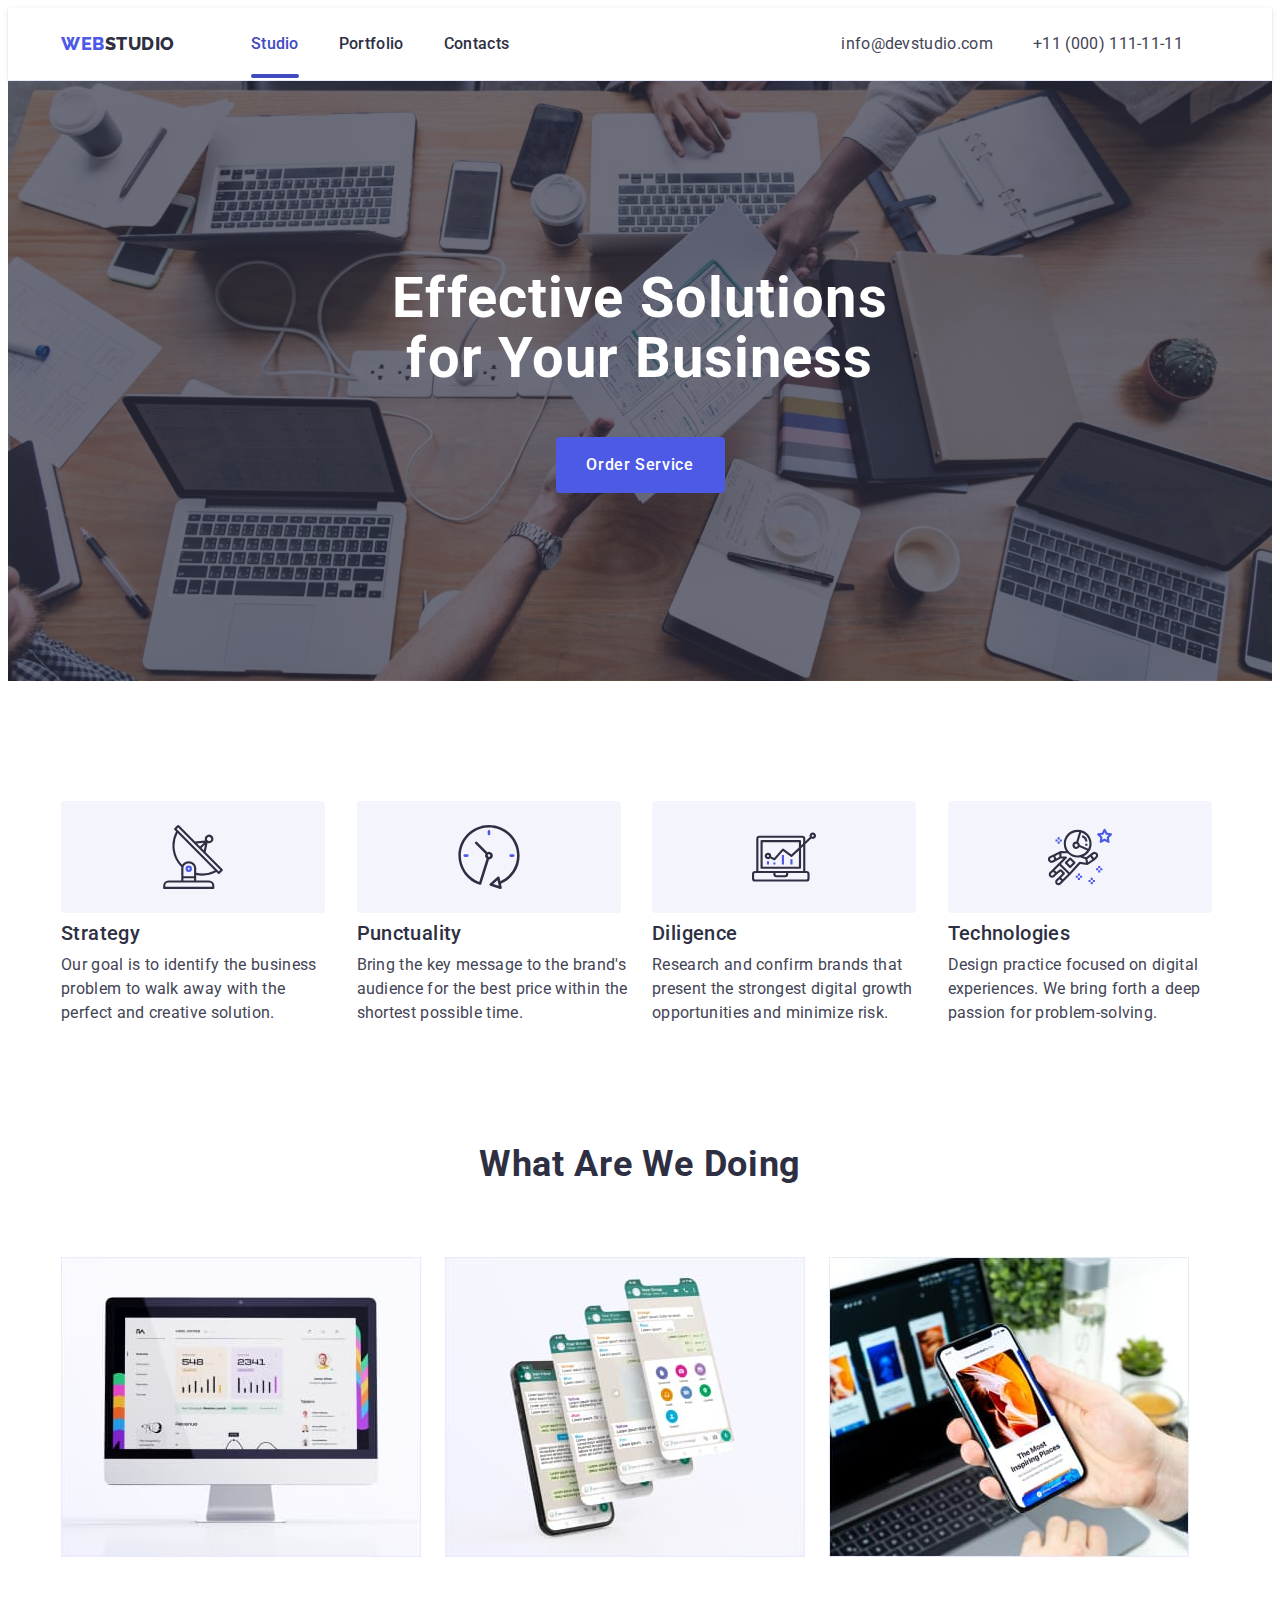
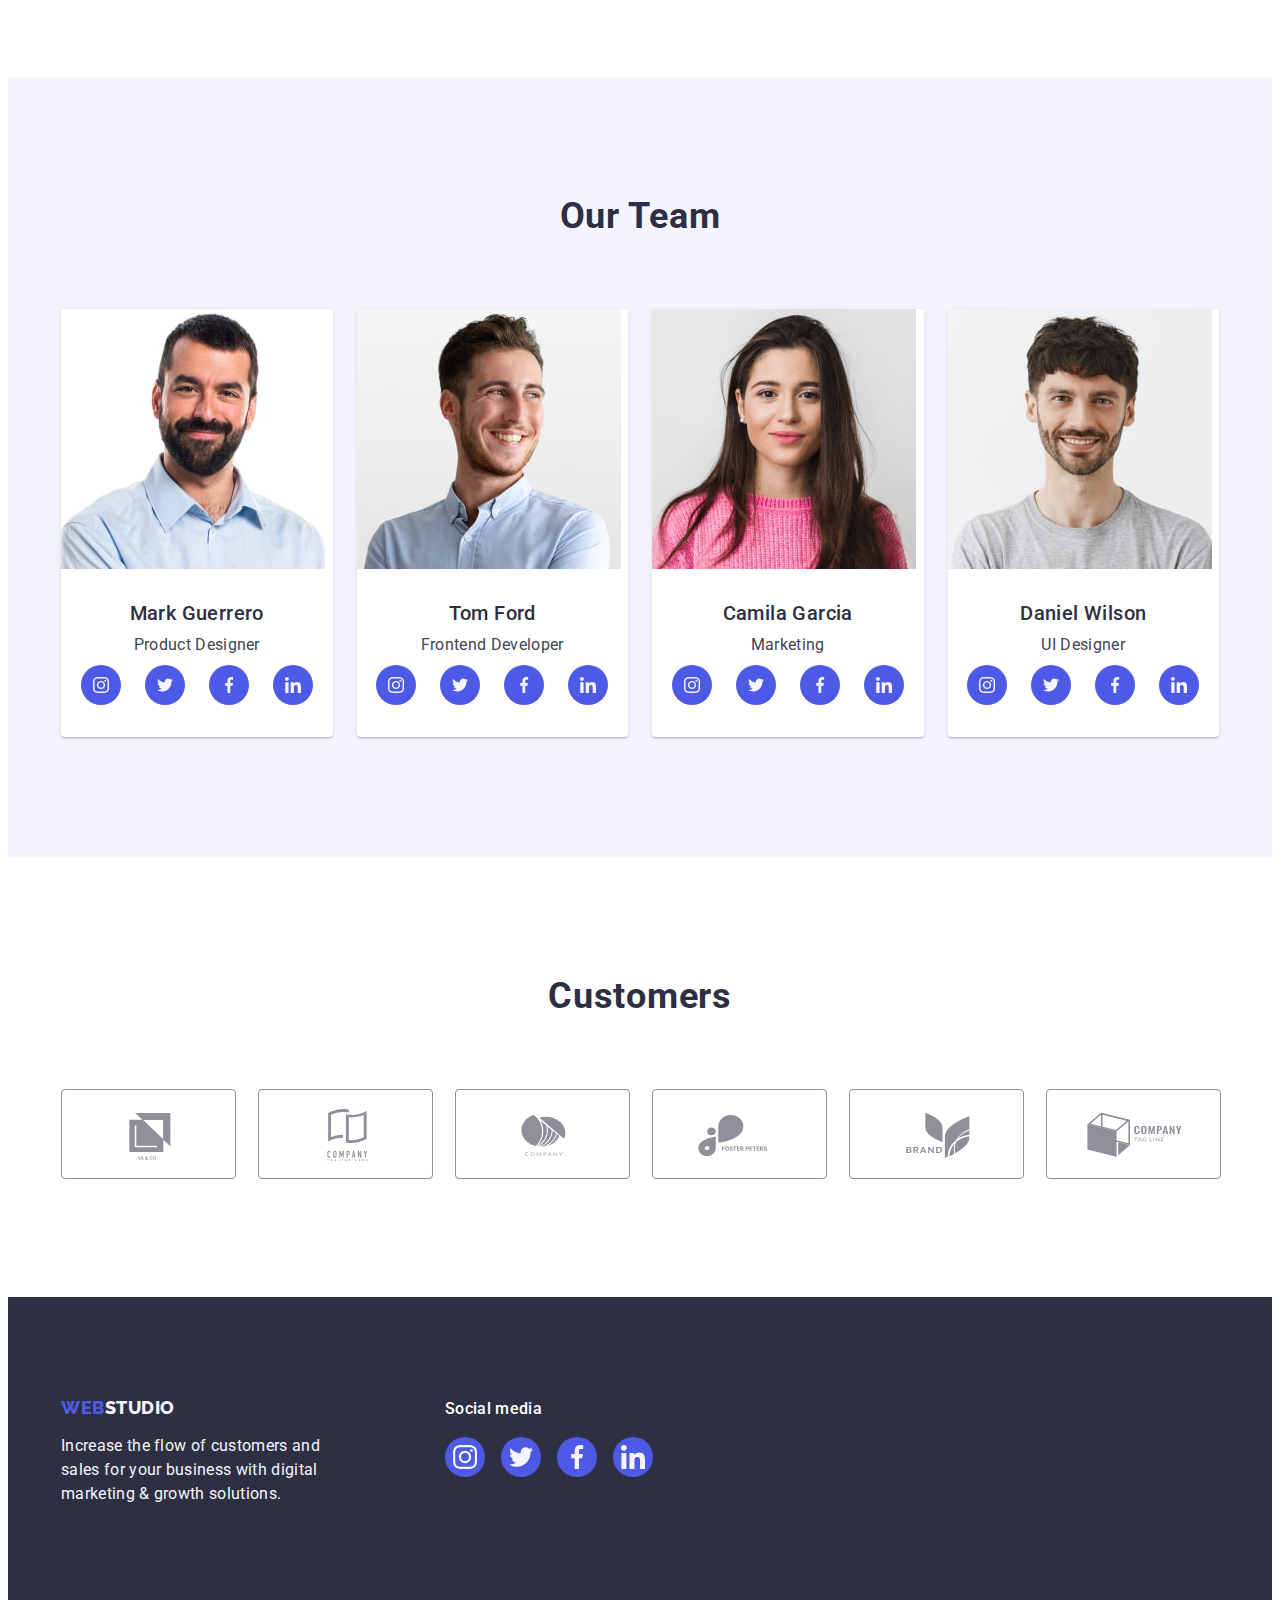
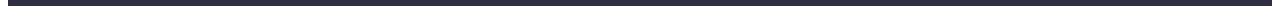
<file: index.html>
<!DOCTYPE html>
<html lang="en">
  <head>
    <meta charset="UTF-8" />
    <meta http-equiv="X-UA-Compatible" content="IE=edge" />
    <meta name="viewport" content="width=device-width, initial-scale=1.0" />
    <link rel="preconnect" href="https://fonts.googleapis.com" />
    <link rel="preconnect" href="https://fonts.gstatic.com" crossorigin />
    <link
      href="https://fonts.googleapis.com/css2?family=Raleway:wght@800&family=Roboto:wght@400;500;700;900&display=swap"
      rel="stylesheet"
    />
    <link
      rel="stylesheet"
      href="https://cdnjs.cloudflare.com/ajax/libs/modern-normalize/2.0.0/modern-normalize.min.css"
      integrity="sha512-4xo8blKMVCiXpTaLzQSLSw3KFOVPWhm/TRtuPVc4WG6kUgjH6J03IBuG7JZPkcWMxJ5huwaBpOpnwYElP/m6wg=="
      crossorigin="anonymous"
      referrerpolicy="no-referrer"
    />
    <link rel="stylesheet" href="./css/styles.css" />
    <title>Web Studio</title>
  </head>
  <body>
    <header class="header">
      <div class="container header-container">
        <nav class="header-nav">
          <a href="./index.html" class="logo-web-head link"
            >Web<span class="logo-studio-head">Studio</span></a
          >
          <ul class="header-menu list">
            <li>
              <a class="nav-link link emphasis" href="./index.html">Studio</a>
            </li>
            <li>
              <a class="nav-link link" href="./portfolio.html">Portfolio</a>
            </li>
            <li><a class="nav-link link" href="">Contacts</a></li>
          </ul>
        </nav>
        <address class="header-address">
          <ul class="header-contacts list">
            <li>
              <a class="address-link link" href="mailto:info@devstudio.com"
                >info@devstudio.com</a
              >
            </li>
            <li>
              <a class="address-link link" href="tel:+110001111111"
                >+11 (000) 111-11-11</a
              >
            </li>
          </ul>
        </address>
      </div>
    </header>
    <main>
      <section class="section-one">
        <div class="container">
          <h1 class="first-tittle first-tittle-container">
            Effective Solutions for Your Business
          </h1>
          <button
            type="button"
            class="btn-order btn-order-container"
            data-modal-open
          >
            Order Service
          </button>
        </div>
      </section>
      <section class="section-two">
        <div class="container">
          <h2 class="visually-hidden">Advantages</h2>
          <ul class="advantages-section list">
            <li class="advantages-section-item">
              <div class="advantages-block">
                <svg class="advantages-section-icon" width="64" height="64">
                  <use href="./images/icons.svg#icon-antenna-1"></use>
                </svg>
              </div>
              <h3 class="advantages-tittle">Strategy</h3>
              <p class="advantages-text">
                Our goal is to identify the business problem to walk away with
                the perfect and creative solution.
              </p>
            </li>
            <li class="advantages-section-item">
              <div class="advantages-block">
                <svg class="advantages-section-icon" width="64" height="64">
                  <use href="./images/icons.svg#icon-clock-1"></use>
                </svg>
              </div>
              <h3 class="advantages-tittle">Punctuality</h3>
              <p class="advantages-text">
                Bring the key message to the brand's audience for the best price
                within the shortest possible time.
              </p>
            </li>
            <li class="advantages-section-item">
              <div class="advantages-block">
                <svg class="advantages-section-icon" width="64" height="64">
                  <use href="./images/icons.svg#icon-diagram-1"></use>
                </svg>
              </div>
              <h3 class="advantages-tittle">Diligence</h3>
              <p class="advantages-text">
                Research and confirm brands that present the strongest digital
                growth opportunities and minimize risk.
              </p>
            </li>
            <li class="advantages-section-item">
              <div class="advantages-block">
                <svg class="advantages-section-icon" width="64" height="64">
                  <use href="./images/icons.svg#icon-astronaut-1"></use>
                </svg>
              </div>
              <h3 class="advantages-tittle">Technologies</h3>
              <p class="advantages-text">
                Design practice focused on digital experiences. We bring forth a
                deep passion for problem-solving.
              </p>
            </li>
          </ul>
        </div>
      </section>
      <section class="section-three">
        <div class="container">
          <h2 class="second-tittle">What are we doing</h2>
          <ul class="section-three-list list">
            <li class="what-we-do-list">
              <img
                src="./images/dekstop-pc.jpg"
                alt="dekstop pc"
                width="360"
                height="300"
              />
            </li>
            <li class="what-we-do-list">
              <img
                src="./images/phone.jpg"
                alt="phone"
                width="360"
                height="300"
              />
            </li>
            <li class="what-we-do-list">
              <img
                src="./images/phone-laptop.jpg"
                alt="phone with laptop"
                width="360"
                height="300"
              />
            </li>
          </ul>
        </div>
      </section>
      <section class="section-four">
        <div class="container">
          <h2 class="second-tittle">Our Team</h2>
          <ul class="our-team-list list">
            <li class="team-card">
              <img
                src="./images/mark.jpg"
                alt="Mark Guerrero"
                width="264"
                height="260"
              />
              <div class="member-container">
                <h3 class="member-name">Mark Guerrero</h3>
                <p class="member-position">Product Designer</p>
                <ul class="member-link-list list">
                  <li class="member-link-item">
                    <a
                      class="member-link"
                      href="#"
                      target="_blank"
                      rel="noopener noreferrer"
                    >
                      <svg class="member-social-icon" width="16" height="16">
                        <use href="./images/icons.svg#icon-instagram-2"></use>
                      </svg>
                    </a>
                  </li>
                  <li class="member-link-item">
                    <a
                      class="member-link"
                      href="#"
                      target="_blank"
                      rel="noopener noreferrer"
                    >
                      <svg class="member-social-icon" width="16" height="16">
                        <use href="./images/icons.svg#icon-twitter-1"></use>
                      </svg>
                    </a>
                  </li>
                  <li class="member-link-item">
                    <a
                      class="member-link"
                      href="#"
                      target="_blank"
                      rel="noopener noreferrer"
                    >
                      <svg class="member-social-icon" width="16" height="16">
                        <use href="./images/icons.svg#icon-facebook-1"></use>
                      </svg>
                    </a>
                  </li>
                  <li class="member-link-item">
                    <a
                      class="member-link"
                      href="#"
                      target="_blank"
                      rel="noopener noreferrer"
                    >
                      <svg class="member-social-icon" width="16" height="16">
                        <use href="./images/icons.svg#icon-linkedin-1"></use>
                      </svg>
                    </a>
                  </li>
                </ul>
              </div>
            </li>
            <li class="team-card">
              <img
                src="./images/tom.jpg"
                alt="Tom Ford"
                width="264"
                height="260"
              />
              <div class="member-container">
                <h3 class="member-name">Tom Ford</h3>
                <p class="member-position">Frontend Developer</p>
                <ul class="member-link-list list">
                  <li class="member-link-item">
                    <a
                      class="member-link"
                      href="#"
                      target="_blank"
                      rel="noopener noreferrer"
                    >
                      <svg class="member-social-icon" width="16" height="16">
                        <use href="./images/icons.svg#icon-instagram-2"></use>
                      </svg>
                    </a>
                  </li>
                  <li class="member-link-item">
                    <a
                      class="member-link"
                      href="#"
                      target="_blank"
                      rel="noopener noreferrer"
                    >
                      <svg class="member-social-icon" width="16" height="16">
                        <use href="./images/icons.svg#icon-twitter-1"></use>
                      </svg>
                    </a>
                  </li>
                  <li class="member-link-item">
                    <a
                      class="member-link"
                      href="#"
                      target="_blank"
                      rel="noopener noreferrer"
                    >
                      <svg class="member-social-icon" width="16" height="16">
                        <use href="./images/icons.svg#icon-facebook-1"></use>
                      </svg>
                    </a>
                  </li>
                  <li class="member-link-item">
                    <a
                      class="member-link"
                      href="#"
                      target="_blank"
                      rel="noopener noreferrer"
                    >
                      <svg class="member-social-icon" width="16" height="16">
                        <use href="./images/icons.svg#icon-linkedin-1"></use>
                      </svg>
                    </a>
                  </li>
                </ul>
              </div>
            </li>
            <li class="team-card">
              <img
                src="./images/camila.jpg"
                alt="Camila Garcia"
                width="264"
                height="260"
              />
              <div class="member-container">
                <h3 class="member-name">Camila Garcia</h3>
                <p class="member-position">Marketing</p>
                <ul class="member-link-list list">
                  <li class="member-link-item">
                    <a
                      class="member-link"
                      href="#"
                      target="_blank"
                      rel="noopener noreferrer"
                    >
                      <svg class="member-social-icon" width="16" height="16">
                        <use href="./images/icons.svg#icon-instagram-2"></use>
                      </svg>
                    </a>
                  </li>
                  <li class="member-link-item">
                    <a
                      class="member-link"
                      href="#"
                      target="_blank"
                      rel="noopener noreferrer"
                    >
                      <svg class="member-social-icon" width="16" height="16">
                        <use href="./images/icons.svg#icon-twitter-1"></use>
                      </svg>
                    </a>
                  </li>
                  <li class="member-link-item">
                    <a
                      class="member-link"
                      href="#"
                      target="_blank"
                      rel="noopener noreferrer"
                    >
                      <svg class="member-social-icon" width="16" height="16">
                        <use href="./images/icons.svg#icon-facebook-1"></use>
                      </svg>
                    </a>
                  </li>
                  <li class="member-link-item">
                    <a
                      class="member-link"
                      href="#"
                      target="_blank"
                      rel="noopener noreferrer"
                    >
                      <svg class="member-social-icon" width="16" height="16">
                        <use href="./images/icons.svg#icon-linkedin-1"></use>
                      </svg>
                    </a>
                  </li>
                </ul>
              </div>
            </li>
            <li class="team-card">
              <img
                src="./images/daniel.jpg"
                alt="Daniel Wilson"
                width="264"
                height="260"
              />
              <div class="member-container">
                <h3 class="member-name">Daniel Wilson</h3>
                <p class="member-position">UI Designer</p>
                <ul class="member-link-list list">
                  <li class="member-link-item">
                    <a
                      class="member-link"
                      href
                      target="_blank"
                      rel="noopener noreferrer"
                    >
                      <svg class="member-social-icon" width="16" height="16">
                        <use href="./images/icons.svg#icon-instagram-2"></use>
                      </svg>
                    </a>
                  </li>
                  <li class="member-link-item">
                    <a
                      class="member-link"
                      href="#"
                      target="_blank"
                      rel="noopener noreferrer"
                    >
                      <svg class="member-social-icon" width="16" height="16">
                        <use href="./images/icons.svg#icon-twitter-1"></use>
                      </svg>
                    </a>
                  </li>
                  <li class="member-link-item">
                    <a
                      class="member-link"
                      href="#"
                      target="_blank"
                      rel="noopener noreferrer"
                    >
                      <svg class="member-social-icon" width="16" height="16">
                        <use href="./images/icons.svg#icon-facebook-1"></use>
                      </svg>
                    </a>
                  </li>
                  <li class="member-link-item">
                    <a
                      class="member-link"
                      href="#"
                      target="_blank"
                      rel="noopener noreferrer"
                    >
                      <svg class="member-social-icon" width="16" height="16">
                        <use href="./images/icons.svg#icon-linkedin-1"></use>
                      </svg>
                    </a>
                  </li>
                </ul>
              </div>
            </li>
          </ul>
        </div>
      </section>
      <section class="section-five">
        <div class="container customer-container">
          <h2 class="second-tittle">Customers</h2>
          <ul class="customer-list list">
            <li class="customer-item">
              <a
                class="customer-link"
                href
                target="_blank"
                rel="noopener noreferrer"
              >
                <svg class="customer-icons" width="104" height="56">
                  <use href="./images/icons.svg#icon-company-logo-1"></use>
                </svg>
              </a>
            </li>
            <li class="customer-item">
              <a
                class="customer-link"
                href
                target="_blank"
                rel="noopener noreferrer"
              >
                <svg class="customer-icons" width="104" height="56">
                  <use href="./images/icons.svg#icon-company-logo-2"></use>
                </svg>
              </a>
            </li>
            <li class="customer-item">
              <a
                class="customer-link"
                href
                target="_blank"
                rel="noopener noreferrer"
              >
                <svg class="customer-icons" width="104" height="56">
                  <use href="./images/icons.svg#icon-company-logo-3"></use>
                </svg>
              </a>
            </li>
            <li class="customer-item">
              <a
                class="customer-link"
                href
                target="_blank"
                rel="noopener noreferrer"
              >
                <svg class="customer-icons" width="104" height="56">
                  <use href="./images/icons.svg#icon-company-logo-4"></use>
                </svg>
              </a>
            </li>
            <li class="customer-item">
              <a
                class="customer-link"
                href
                target="_blank"
                rel="noopener noreferrer"
              >
                <svg class="customer-icons" width="104" height="56">
                  <use href="./images/icons.svg#icon-company-logo-5"></use>
                </svg>
              </a>
            </li>
            <li class="customer-item">
              <a
                class="customer-link"
                href
                target="_blank"
                rel="noopener noreferrer"
              >
                <svg class="customer-icons" width="104" height="56">
                  <use href="./images/icons.svg#icon-company-logo-6"></use>
                </svg>
              </a>
            </li>
          </ul>
        </div>
      </section>
    </main>
    <footer class="footer">
      <div class="container footer-container">
        <div class="footer-logo-container">
          <a href="./index.html" class="logo-web link"
            >Web<span class="logo-studio">Studio</span></a
          >
          <p class="footer-text">
            Increase the flow of customers and sales for your business with
            digital marketing & growth solutions.
          </p>
        </div>
        <div class="footer-social">
          <p class="footer-social-text">Social media</p>
          <ul class="footer-social-list list">
            <li class="footer-social-link">
              <a
                class="footer-link-icon"
                href="#"
                target="_blank"
                rel="noopener noreferrer"
              >
                <svg class="footer-icon" width="24" height="24">
                  <use href="./images/icons.svg#icon-instagram-2"></use>
                </svg>
              </a>
            </li>
            <li class="footer-social-link">
              <a
                class="footer-link-icon"
                href="#"
                target="_blank"
                rel="noopener noreferrer"
              >
                <svg class="footer-icon" width="24" height="24">
                  <use href="./images/icons.svg#icon-twitter-1"></use>
                </svg>
              </a>
            </li>
            <li class="footer-social-link">
              <a
                class="footer-link-icon"
                href="#"
                target="_blank"
                rel="noopener noreferrer"
              >
                <svg class="footer-icon" width="24" height="24">
                  <use href="./images/icons.svg#icon-facebook-1"></use>
                </svg>
              </a>
            </li>
            <li class="footer-social-link">
              <a
                class="footer-link-icon"
                href="#"
                target="_blank"
                rel="noopener noreferrer"
              >
                <svg class="footer-icon" width="24" height="24">
                  <use href="./images/icons.svg#icon-linkedin-1"></use>
                </svg>
              </a>
            </li>
          </ul>
        </div>
      </div>
    </footer>
    <div class="backdrop is-hidden" data-modal>
      <div class="modal">
        <button type="button" class="close-btn" data-modal-close>
          <svg class="close-btn-icon" width="8" height="8">
            <use href="./images/icons.svg#icon-close"></use>
          </svg>
        </button>
      </div>
    </div>
    <script src="./js/modal.js"></script>
  </body>
</html>
</file>
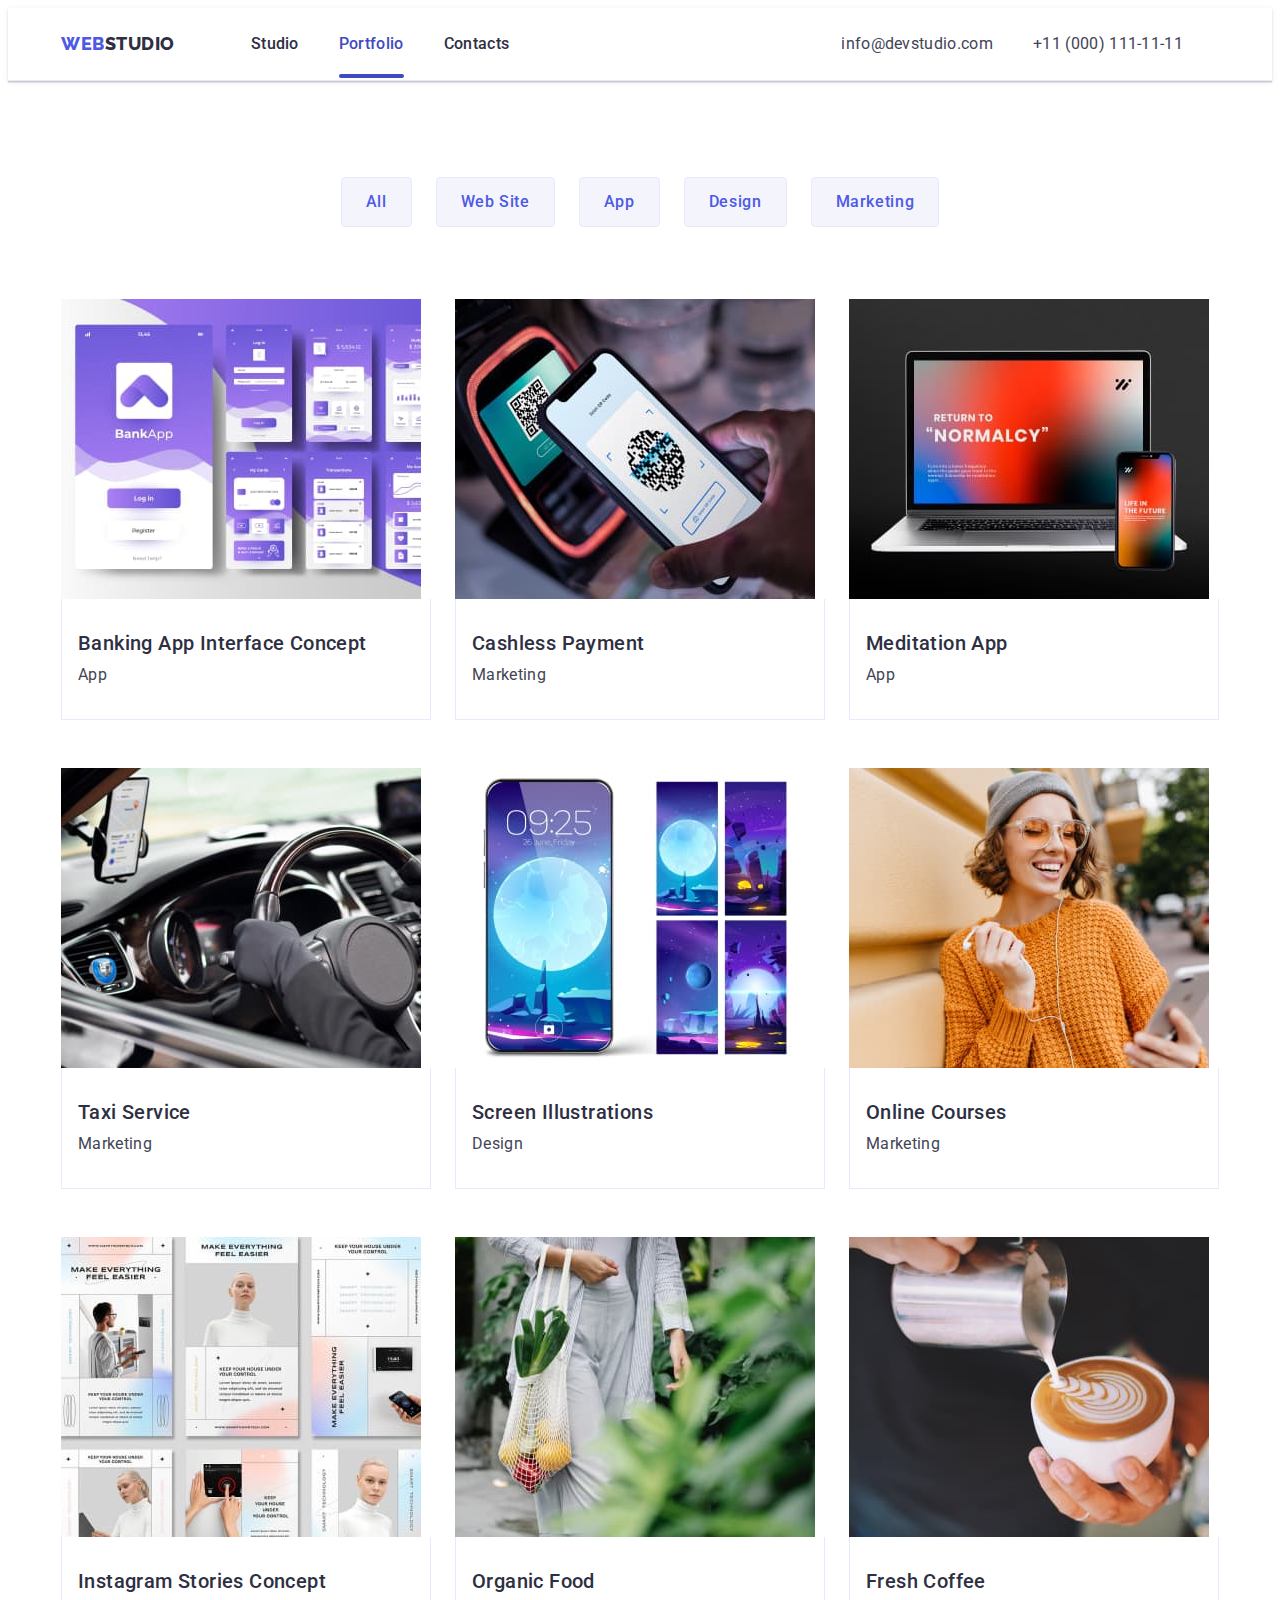
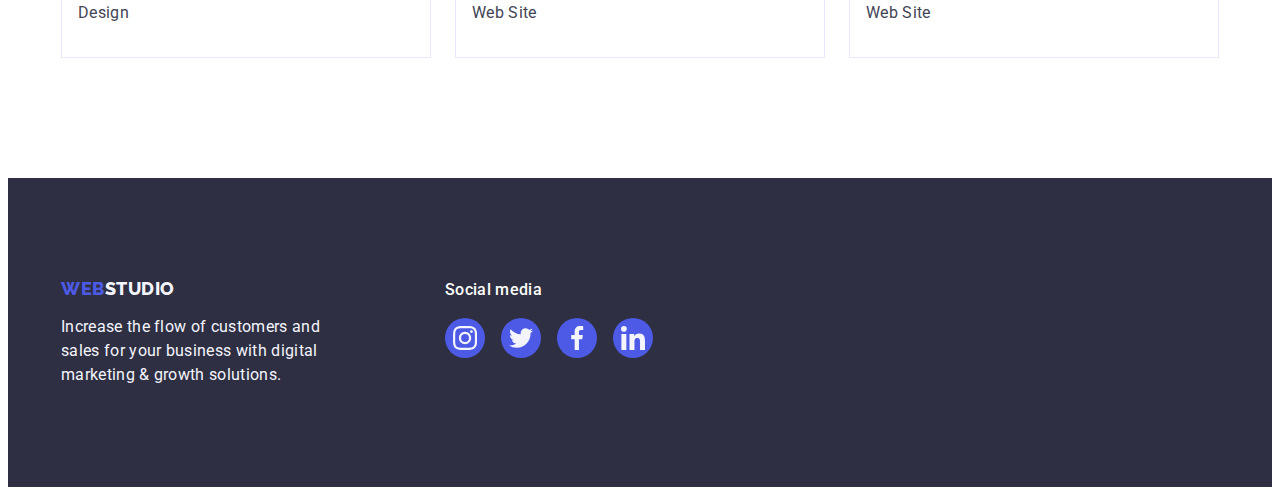
<file: portfolio.html>
<!DOCTYPE html>
<html lang="en">
  <head>
    <meta charset="UTF-8" />
    <meta http-equiv="X-UA-Compatible" content="IE=edge" />
    <meta name="viewport" content="width=device-width, initial-scale=1.0" />
    <link rel="preconnect" href="https://fonts.googleapis.com" />
    <link rel="preconnect" href="https://fonts.gstatic.com" crossorigin />
    <link
      href="https://fonts.googleapis.com/css2?family=Raleway:wght@800&family=Roboto:wght@400;500;700;900&display=swap"
      rel="stylesheet"
    />
    <link
      rel="stylesheet"
      href="https://cdnjs.cloudflare.com/ajax/libs/modern-normalize/2.0.0/modern-normalize.min.css"
      integrity="sha512-4xo8blKMVCiXpTaLzQSLSw3KFOVPWhm/TRtuPVc4WG6kUgjH6J03IBuG7JZPkcWMxJ5huwaBpOpnwYElP/m6wg=="
      crossorigin="anonymous"
      referrerpolicy="no-referrer"
    />
    <link rel="stylesheet" href="./css/styles.css" />
    <title>Portfolio</title>
  </head>
  <body>
    <header class="header">
      <div class="container header-container">
        <nav class="header-nav">
          <a href="./index.html" class="logo-web-head link"
            >Web<span class="logo-studio-head">Studio</span></a
          >
          <ul class="header-menu list">
            <li>
              <a class="nav-link link" href="./index.html">Studio</a>
            </li>
            <li>
              <a class="nav-link link emphasis" href="./portfolio.html"
                >Portfolio</a
              >
            </li>
            <li><a class="nav-link link" href="">Contacts</a></li>
          </ul>
        </nav>
        <address class="header-address">
          <ul class="header-contacts list">
            <li>
              <a class="address-link link" href="mailto:info@devstudio.com"
                >info@devstudio.com</a
              >
            </li>
            <li>
              <a class="address-link link" href="tel:+110001111111"
                >+11 (000) 111-11-11</a
              >
            </li>
          </ul>
        </address>
      </div>
    </header>
    <main>
      <section class="portfolio-section">
        <div class="container">
          <h1 class="visually-hidden">Portfolio</h1>
          <ul class="portfolio-section-list list">
            <li class="portfolio-btn-item">
              <button type="button" class="btn-all">All</button>
            </li>
            <li>
              <button type="button" class="btn-all">Web Site</button>
            </li>
            <li class="portfolio-btn-item">
              <button type="button" class="btn-all">App</button>
            </li>
            <li class="portfolio-btn-item">
              <button type="button" class="btn-all">Design</button>
            </li>
            <li class="portfolio-btn-item">
              <button type="button" class="btn-all">Marketing</button>
            </li>
          </ul>
          <ul class="portfolio-items list">
            <li class="content-item">
              <a class="app-link link" href="">
                <div class="port-img">
                  <img
                    src="./images/banking-app.jpg"
                    alt="Banking App Interface Concept"
                    width="360"
                    height="300"
                    class="content-img"
                  />
                  <p class="app-text-cover">
                    14 Stylish and User-Friendly App Design Concepts · Task
                    Manager App · Calorie Tracker App · Exotic Fruit Ecommerce
                    App · Cloud Storage App
                  </p>
                </div>
                <div class="portfolio-section-list-item">
                  <h2 class="content-subtittle">
                    Banking App Interface Concept
                  </h2>
                  <p class="content-text">App</p>
                </div>
              </a>
            </li>
            <li class="content-item">
              <a class="app-link link" href="">
                <div class="port-img">
                  <img
                    src="./images/cashless-payment.jpg"
                    alt="Cashless Payment"
                    width="360"
                    height="300"
                    class="content-img"
                  />
                  <p class="app-text-cover">
                    14 Stylish and User-Friendly App Design Concepts · Task
                    Manager App · Calorie Tracker App · Exotic Fruit Ecommerce
                    App · Cloud Storage App
                  </p>
                </div>
                <div class="portfolio-section-list-item">
                  <h2 class="content-subtittle">Cashless Payment</h2>
                  <p class="content-text">Marketing</p>
                </div>
              </a>
            </li>
            <li class="content-item">
              <a class="app-link link" href="">
                <div class="port-img">
                  <img
                    src="./images/meditation-app.jpg"
                    alt="Medditation App"
                    width="360"
                    height="300"
                    class="content-img"
                  />
                  <p class="app-text-cover">
                    14 Stylish and User-Friendly App Design Concepts · Task
                    Manager App · Calorie Tracker App · Exotic Fruit Ecommerce
                    App · Cloud Storage App
                  </p>
                </div>
                <div class="portfolio-section-list-item">
                  <h2 class="content-subtittle">Meditation App</h2>
                  <p class="content-text">App</p>
                </div>
              </a>
            </li>
            <li class="content-item">
              <a class="app-link link" href="">
                <div class="port-img">
                  <img
                    src="./images/taxi-service.jpg"
                    alt="Taxi Service"
                    width="360"
                    height="300"
                    class="content-img"
                  />
                  <p class="app-text-cover">
                    14 Stylish and User-Friendly App Design Concepts · Task
                    Manager App · Calorie Tracker App · Exotic Fruit Ecommerce
                    App · Cloud Storage App
                  </p>
                </div>
                <div class="portfolio-section-list-item">
                  <h2 class="content-subtittle">Taxi Service</h2>
                  <p class="content-text">Marketing</p>
                </div>
              </a>
            </li>
            <li class="content-item">
              <a class="app-link link" href="">
                <div class="port-img">
                  <img
                    src="./images/screen-illustrations.jpg"
                    alt="Screen Illustrations"
                    width="360"
                    height="300"
                    class="content-img"
                  />
                  <p class="app-text-cover">
                    14 Stylish and User-Friendly App Design Concepts · Task
                    Manager App · Calorie Tracker App · Exotic Fruit Ecommerce
                    App · Cloud Storage App
                  </p>
                </div>
                <div class="portfolio-section-list-item">
                  <h2 class="content-subtittle">Screen Illustrations</h2>
                  <p class="content-text">Design</p>
                </div>
              </a>
            </li>
            <li class="content-item">
              <a class="app-link link" href="">
                <div class="port-img">
                  <img
                    src="./images/online-courses.jpg"
                    alt="Online Courses"
                    width="360"
                    height="300"
                    class="content-img"
                  />
                  <p class="app-text-cover">
                    14 Stylish and User-Friendly App Design Concepts · Task
                    Manager App · Calorie Tracker App · Exotic Fruit Ecommerce
                    App · Cloud Storage App
                  </p>
                </div>
                <div class="portfolio-section-list-item">
                  <h2 class="content-subtittle">Online Courses</h2>
                  <p class="content-text">Marketing</p>
                </div>
              </a>
            </li>
            <li class="content-item">
              <a class="app-link link" href="">
                <div class="port-img">
                  <img
                    src="./images/instagram-stories-concept.jpg"
                    alt="Instagram Stories Concept"
                    width="360"
                    height="300"
                    class="content-img"
                  />
                  <p class="app-text-cover">
                    14 Stylish and User-Friendly App Design Concepts · Task
                    Manager App · Calorie Tracker App · Exotic Fruit Ecommerce
                    App · Cloud Storage App
                  </p>
                </div>
                <div class="portfolio-section-list-item">
                  <h2 class="content-subtittle">Instagram Stories Concept</h2>
                  <p class="content-text">Design</p>
                </div>
              </a>
            </li>
            <li class="content-item">
              <a class="app-link link" href="">
                <div class="port-img">
                  <img
                    src="./images/organic-food.jpg"
                    alt="Organic Food"
                    width="360"
                    height="300"
                    class="content-img"
                  />
                  <p class="app-text-cover">
                    14 Stylish and User-Friendly App Design Concepts · Task
                    Manager App · Calorie Tracker App · Exotic Fruit Ecommerce
                    App · Cloud Storage App
                  </p>
                </div>
                <div class="portfolio-section-list-item">
                  <h2 class="content-subtittle">Organic Food</h2>
                  <p class="content-text">Web Site</p>
                </div>
              </a>
            </li>
            <li class="content-item">
              <a class="app-link link" href="">
                <div class="port-img">
                  <img
                    src="./images/fresh-coffe.jpg"
                    alt="Fresh Coffee"
                    width="360"
                    height="300"
                    class="content-img"
                  />
                  <p class="app-text-cover">
                    14 Stylish and User-Friendly App Design Concepts · Task
                    Manager App · Calorie Tracker App · Exotic Fruit Ecommerce
                    App · Cloud Storage App
                  </p>
                </div>
                <div class="portfolio-section-list-item">
                  <h2 class="content-subtittle">Fresh Coffee</h2>
                  <p class="content-text">Web Site</p>
                </div>
              </a>
            </li>
          </ul>
        </div>
      </section>
    </main>
    <footer class="footer">
      <div class="container footer-container">
        <div class="footer-logo-container">
          <a href="./index.html" class="logo-web link"
            >Web<span class="logo-studio">Studio</span></a
          >
          <p class="footer-text">
            Increase the flow of customers and sales for your business with
            digital marketing & growth solutions.
          </p>
        </div>
        <div class="footer-social">
          <p class="footer-social-text">Social media</p>
          <ul class="footer-social-list list">
            <li class="footer-social-link">
              <a
                class="footer-link-icon"
                href="#"
                target="_blank"
                rel="noopener noreferrer"
              >
                <svg class="footer-icon" width="24" height="24">
                  <use href="./images/icons.svg#icon-instagram-2"></use>
                </svg>
              </a>
            </li>
            <li class="footer-social-link">
              <a
                class="footer-link-icon"
                href="#"
                target="_blank"
                rel="noopener noreferrer"
              >
                <svg class="footer-icon" width="24" height="24">
                  <use href="./images/icons.svg#icon-twitter-1"></use>
                </svg>
              </a>
            </li>
            <li class="footer-social-link">
              <a
                class="footer-link-icon"
                href="#"
                target="_blank"
                rel="noopener noreferrer"
              >
                <svg class="footer-icon" width="24" height="24">
                  <use href="./images/icons.svg#icon-facebook-1"></use>
                </svg>
              </a>
            </li>
            <li class="footer-social-link">
              <a
                class="footer-link-icon"
                href="#"
                target="_blank"
                rel="noopener noreferrer"
              >
                <svg class="footer-icon" width="24" height="24">
                  <use href="./images/icons.svg#icon-linkedin-1"></use>
                </svg>
              </a>
            </li>
          </ul>
        </div>
      </div>
    </footer>
  </body>
</html>
</file>
<file: css/styles.css>
:root {
  --primary-font: "Roboto", sans-serif;
  --title-font: "Roboto", sans-serif;
  --primary-black-color: #434455;
  --primary-white-color: #ffffff;
  --primary-accent-color: #2e2f42;
  --secondary-accent-color: #404bbf;
  --iris: #4d5ae5;
  --cloud: #f4f4f4;
  --secondary-white-color: #f4f4fd;
  --cornflower-color: #e7e9fc;
}
p,
h1,
h2,
h3,
h4,
h5,
h6 {
  margin-top: 0;
  margin-bottom: 0;
}
ul,
ol {
  margin-top: 0;
  margin-bottom: 0;
  padding-left: 0;
}

body {
  font-family: var(--primary-font);
  color: var(--primary-black-color);
  background-color: var(--primary-white-color);
  font-size: 16px;
  line-height: 1.5;
  letter-spacing: 0.02em;
}
.container {
  width: 100%;
  max-width: 1158px;
  padding-left: 15px;
  padding-right: 15px;
  margin: 0 auto;
}

.link {
  text-decoration: none;
  list-style: none;
}
.logo-web-head {
  font-size: 18px;
  font-family: Raleway, sans-serif;
  font-weight: 800;
  line-height: 1.17;
  letter-spacing: 0.03em;
  color: var(--iris);
  text-decoration: none;
  text-transform: uppercase;
  margin-right: 76px;
}
.logo-studio-head {
  color: var(--primary-accent-color);
}
.list {
  list-style: none;
  text-decoration: none;
}
.header {
  border-bottom: 1px solid var(--cornflower-color);
  padding: 24px 0;
  box-shadow: 0px 2px 1px rgba(46, 47, 66, 0.08),
    0px 1px 1px rgba(46, 47, 66, 0.16), 0px 1px 6px rgba(46, 47, 66, 0.08);
}

.header-container {
  display: flex;
  align-items: center;
  gap: 332px;
}
.header-contacts {
  margin-left: auto;
  gap: 40px;
  display: flex;
}
.header-nav {
  display: flex;
  align-items: center;
}
.header-menu {
  display: flex;
  gap: 40px;
}
.nav-link {
  font-size: 16px;
  font-weight: 500;
  color: var(--primary-accent-color);
  padding: 24px 0;
  transition: color 250ms cubic-bezier(0.4, 0, 0.2, 1);
}

.nav-link:hover,
.nav-link:focus,
.nav-link:active {
  color: var(--secondary-accent-color);
}
.emphasis {
  position: relative;
  color: var(--secondary-accent-color);
}
.emphasis::after {
  content: "";
  position: absolute;
  left: 0;
  bottom: -1px;
  width: 100%;
  height: 4px;
  border-radius: 2px;
  background-color: var(--secondary-accent-color);
}
.header-address {
  font-style: normal;
}
.address-link {
  font-style: normal;
  color: var(--primary-black-color);
  transition: color 250ms cubic-bezier(0.4, 0, 0.2, 1);
}
.address-link:hover,
.address-link:focus {
  color: var(--secondary-accent-color);
}
.address-tel {
  color: var(--primary-accent-color);
}
.address-tel:hover,
.address-tel:focus {
  color: var(--secondary-accent-color);
}
.section-one {
  background-color: var(--primary-accent-color);
  padding-top: 188px;
  padding-bottom: 188px;
  background-repeat: no-repeat;
  background-position: center;
  background-size: cover;
  background-image: linear-gradient(
      rgba(46, 47, 66, 0.7),
      rgba(46, 47, 66, 0.7)
    ),
    url(../images/people-office.jpg);
  max-width: 1440px;
  margin: 0 auto;
}
.content-subtittle {
  color: var(--primary-accent-color);
  background-color: var(--primary-white-color);
  font-size: 20px;
  font-weight: 500;
  line-height: 1.2;
  letter-spacing: 0.02em;
}
.content-text {
  color: var(--primary-black-color);
}

.footer {
  background-color: var(--primary-accent-color);
  padding: 100px 0;
}
.footer-container {
  flex-direction: row;
  display: flex;
  align-items: baseline;
}
.footer-logo-container {
  margin-right: 120px;
}
.footer-text {
  color: var(--secondary-white-color);
  width: 100%;
  max-width: 264px;
}
.footer-social-text {
  color: var(--primary-white-color);
  font-weight: 500;
  margin-bottom: 16px;
}
.footer-social-list {
  display: flex;
  gap: 16px;
}
.footer-social-link {
  width: 40px;
  height: 40px;
}
.footer-link-icon {
  width: 100%;
  height: 100%;
  background-color: var(--iris);
  border-radius: 50%;
  display: flex;
  color: var(--secondary-white-color);
  align-items: center;
  justify-content: center;
  transition: background-color 250ms cubic-bezier(0.4, 0, 0.2, 1);
}
.footer-link-icon:hover,
.footer-link-icon:focus {
  background-color: #31d0aa;
}
.footer-icon {
  fill: currentColor;
}
.logo-web {
  font-size: 18px;
  font-family: Raleway, sans-serif;
  font-weight: 800;
  line-height: 1.17;
  letter-spacing: 0.03em;
  color: var(--iris);
  text-decoration: none;
  text-transform: uppercase;
  display: inline-block;
  margin-bottom: 16px;
}

.logo-studio {
  color: var(--secondary-white-color);
}

.first-tittle {
  color: var(--primary-white-color);
  font-size: 56px;
  font-weight: 700;
  line-height: 1.07;
  text-align: center;
  letter-spacing: 0.02em;
  max-width: 496px;
}
.first-tittle-container {
  min-width: 496px;
  margin: 0 auto;
  margin-bottom: 48px;
}
.section-two {
  padding: 120px 0px;
}
.advantages-tittle {
  color: var(--primary-accent-color);
  font-size: 20px;
  line-height: 1.2;
  font-weight: 500;
  letter-spacing: 0.02em;
  margin-bottom: 8px;
}
.visually-hidden {
  position: absolute;
  width: 1px;
  height: 1px;
  margin: -1px;
  border: 0;
  padding: 0;
  white-space: nowrap;
  clip-path: inset(100%);
  clip: rect(0 0 0 0);
  overflow: hidden;
}
.advantages-text {
  color: var(--primary-black-color);
}
.advantages-section {
  display: flex;
  gap: 24px;
  margin: 0 auto;
}
.advantages-section-item {
  width: calc(100% - (24px * 3) / 4);
}

.advantages-block {
  width: 264px;
  height: 112px;
  background-color: var(--secondary-white-color);
  border-radius: 4px;
  display: flex;
  align-items: center;
  justify-content: center;
  margin-bottom: 8px;
}

.section-three {
  padding-bottom: 120px;
}
.second-tittle {
  color: var(--primary-accent-color);
  font-size: 36px;
  font-weight: 700;
  line-height: 1.11;
  text-transform: capitalize;
  text-align: center;
  letter-spacing: 0.02em;
  margin-bottom: 72px;
}
.section-three-list {
  display: flex;
  gap: 24px;
}

.section-four {
  background-color: var(--secondary-white-color);
  padding-top: 120px;
  padding-bottom: 120px;
}
.our-team-list {
  display: flex;
  align-items: center;
  justify-content: center;
  gap: 24px;
}
.team-card {
  background-color: var(--primary-white-color);
  flex-basis: calc((100% - 72px) / 4);
  border-radius: 0px 0px 4px 4px;
  box-shadow: 0px 1px 6px rgba(46, 47, 66, 0.08),
    0px 1px 1px rgba(46, 47, 66, 0.16), 0px 2px 1px rgba(46, 47, 66, 0.08);
  display: block;
}

img {
  display: block;
  max-width: 100%;
  height: auto;
}
.member-container {
  padding: 32px 0px;
}
.member-name {
  color: var(--primary-accent-color);
  font-size: 20px;
  line-height: 1.2;
  font-weight: 500;
  letter-spacing: 0.02em;
  margin-bottom: 8px;
  text-align: center;
}
.member-position {
  color: var(--primary-black-color);
  margin-bottom: 8px;
  text-align: center;
}

.member-link-list {
  display: flex;
  align-items: center;
  justify-content: center;
  gap: 24px;
}
.member-link-item {
  width: 40px;
  height: 40px;
}
.member-link {
  width: 100%;
  height: 100%;
  background-color: var(--iris);
  border-radius: 50%;
  color: var(--secondary-white-color);
  display: flex;
  align-items: center;
  justify-content: center;
  transition: background-color 250ms cubic-bezier(0.4, 0, 0.2, 1);
}
.member-link:hover,
.member-link:focus {
  background-color: var(--secondary-accent-color);
}

.member-social-icon {
  fill: currentColor;
}
.section-five {
  padding: 120px 0;
  background-color: var(--primary-white-color);
}

.customer-list {
  display: flex;
  gap: 24px;
  align-items: center;
  justify-content: center;
}
.customer-item {
  width: calc((100% - 120px) / 6);
  height: 88px;
}

.customer-link {
  display: flex;
  align-items: center;
  justify-content: center;
  border: 1px solid #8e8f99;
  border-radius: 4px;
  color: #8e8f99;
  width: 100%;
  height: 100%;
  transition: border-color 250ms cubic-bezier(0.4, 0, 0.2, 1),
    color 250ms cubic-bezier(0.4, 0, 0.2, 1);
}
.customer-link:is(:hover, :focus) {
  color: var(--secondary-accent-color);
  border: 1px solid #404bbf;
}
.customer-icons {
  fill: currentColor;
}

.btn-order {
  background-color: var(--iris);
  color: var(--primary-white-color);
  cursor: pointer;
  font-family: "Roboto", sans-serif;
  font-weight: 500;
  font-size: 16px;
  line-height: 1.5;
  letter-spacing: 0.04em;
  transition: background-color 250ms cubic-bezier(0.4, 0, 0.2, 1);
}
.btn-order-container {
  height: 56px;
  min-width: 169px;
  border-radius: 4px;
  border: none;
  display: block;
  margin: 0 auto;
  cursor: pointer;
}

.btn-order:hover,
.btn-order:focus {
  background-color: var(--secondary-accent-color);
  color: var(--primary-white-color);
}
.btn-all {
  background-color: var(--secondary-white-color);
  color: var(--iris);
  cursor: pointer;
  font-family: "Roboto", sans-serif;
  font-weight: 500;
  font-size: 16px;
  line-height: 1.5;
  letter-spacing: 0.04em;
  padding: 12px 24px;
  border: 1px solid var(--cornflower-color);
  border-radius: 4px;
  transition: color 250ms cubic-bezier(0.4, 0, 0.2, 1),
    background-color 250ms cubic-bezier(0.4, 0, 0.2, 1),
    border-color 250ms cubic-bezier(0.4, 0, 0.2, 1),
    box-shadow 250ms cubic-bezier(0.4, 0, 0.2, 1);
}
.btn-all:hover,
.btn-all:focus {
  background-color: var(--secondary-accent-color);
  color: var(--primary-white-color);
  border: 1px solid transparent;
  box-shadow: 0px 3px 1px rgba(0, 0, 0, 0.1), 0px 2px 1px rgba(0, 0, 0, 0.08),
    0px 2px 2px rgba(0, 0, 0, 0.12);
}
.portfolio-section {
  padding: 96px 0 120px 0;
}
.portfolio-section-list {
  display: flex;
  justify-content: center;
  gap: 24px;
  margin-bottom: 72px;
}
.portfolio-items {
  display: flex;
  flex-wrap: wrap;
  column-gap: 24px;
  row-gap: 48px;
}
.app-text-cover {
  position: absolute;
  top: 0;
  left: 0;
  line-height: 1.5;
  color: var(--secondary-white-color);
  background-color: var(--iris);
  height: 100%;
  transition: transform 250ms cubic-bezier(0.4, 0, 0.2, 1);
  padding: 40px 32px;
  transform: translateY(100%);
}
.app-link {
  display: block;
  transition: box-shadow 250ms cubic-bezier(0.4, 0, 0.2, 1);
}
.app-link:hover,
.app-link:focus {
  box-shadow: 0px 1px 6px rgba(46, 47, 66, 0.08),
    0px 1px 1px rgba(46, 47, 66, 0.16), 0px 2px 1px rgba(46, 47, 66, 0.08);
}
.app-link:is(:hover, :focus) .app-text-cover {
  transform: translateY(0%);
}
.port-img {
  position: relative;
  overflow: hidden;
}
.content-item {
  width: calc((100% - 48px) / 3);
}

.content-subtittle {
  margin-bottom: 8px;
}
.portfolio-section-list-item {
  border: 1px solid var(--cornflower-color);
  border-top: none;
  padding: 32px 16px;
}

/** -------- MODAL --------*/
.backdrop {
  position: fixed;
  top: 0;
  width: 100%;
  height: 100%;
  background-color: rgba(46, 47, 66, 0.4);
  transition: opacity 250ms cubic-bezier(0.4, 0, 0.2, 1),
    visibility 250ms cubic-bezier(0.4, 0, 0.2, 1);
}
.modal {
  width: 408px;
  min-height: 584px;
  background-color: #fcfcfc;
  border-radius: 4px;
  box-shadow: 0px 2px 1px 0px rgba(0, 0, 0, 0.2),
    0px 1px 3px 0px rgba(0, 0, 0, 0.12), 0px 1px 1px 0px rgba(0, 0, 0, 0.14);
  position: absolute;
  left: 50%;
  top: 50%;
  transform: translate(-50%, -50%);
  transition: transform 250ms cubic-bezier(0.4, 0, 0.2, 1);
}
.close-btn {
  background: none;
  border: none;
  position: absolute;
  display: flex;
  align-items: center;
  justify-content: center;
  width: 24px;
  height: 24px;
  border-radius: 50%;
  top: 24px;
  right: 24px;
  padding: 0;
  background-color: var(--cornflower-color);
  border: 1px solid rgba(0, 0, 0, 0.1);
  cursor: pointer;
  transition: background-color 250ms cubic-bezier(0.4, 0, 0.2, 1),
    border 250ms cubic-bezier(0.4, 0, 0.2, 1);
}
.close-btn-icon {
  transition: fill 250ms cubic-bezier(0.4, 0, 0.2, 1);
}
.close-btn:hover,
.close-btn:focus {
  border: none;
  fill: var(--primary-white-color);
  background-color: var(--secondary-accent-color);
}
.is-hidden {
  opacity: 0;
  visibility: hidden;
  pointer-events: none;
}
</file>
